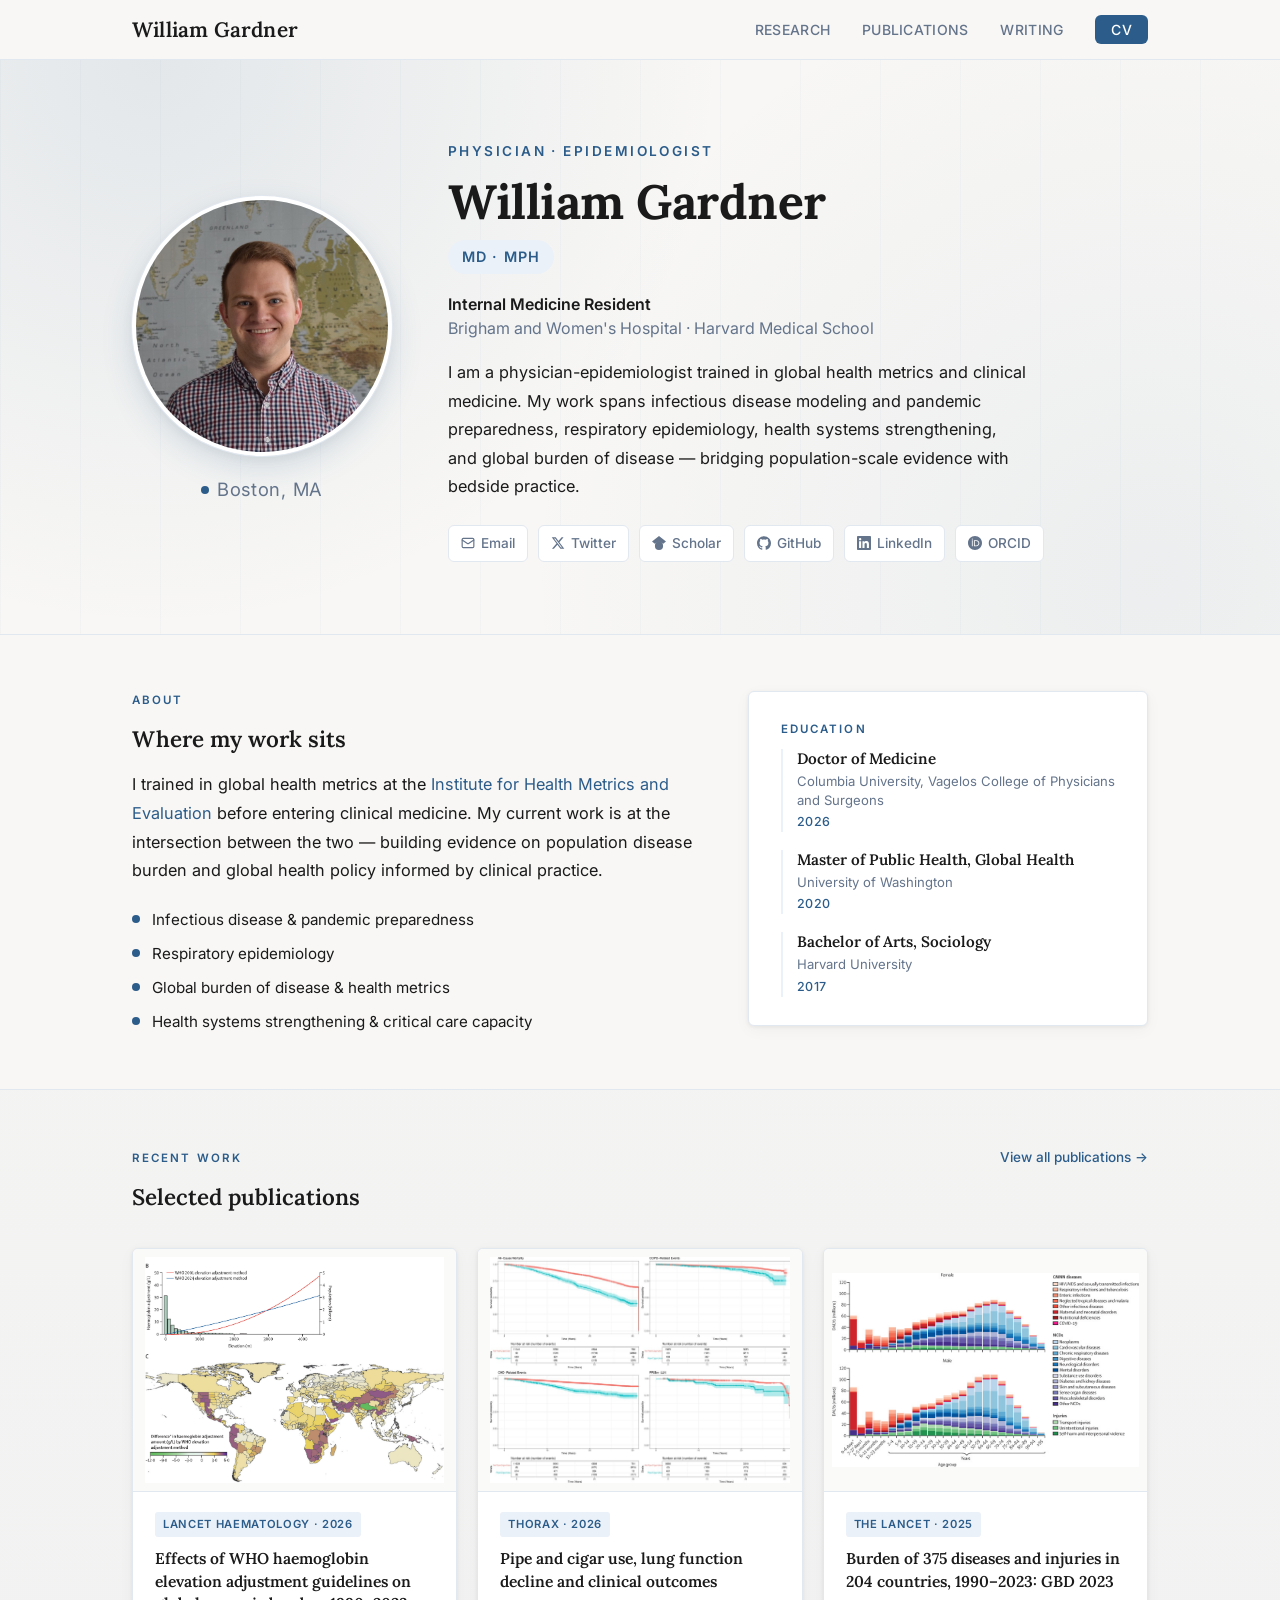
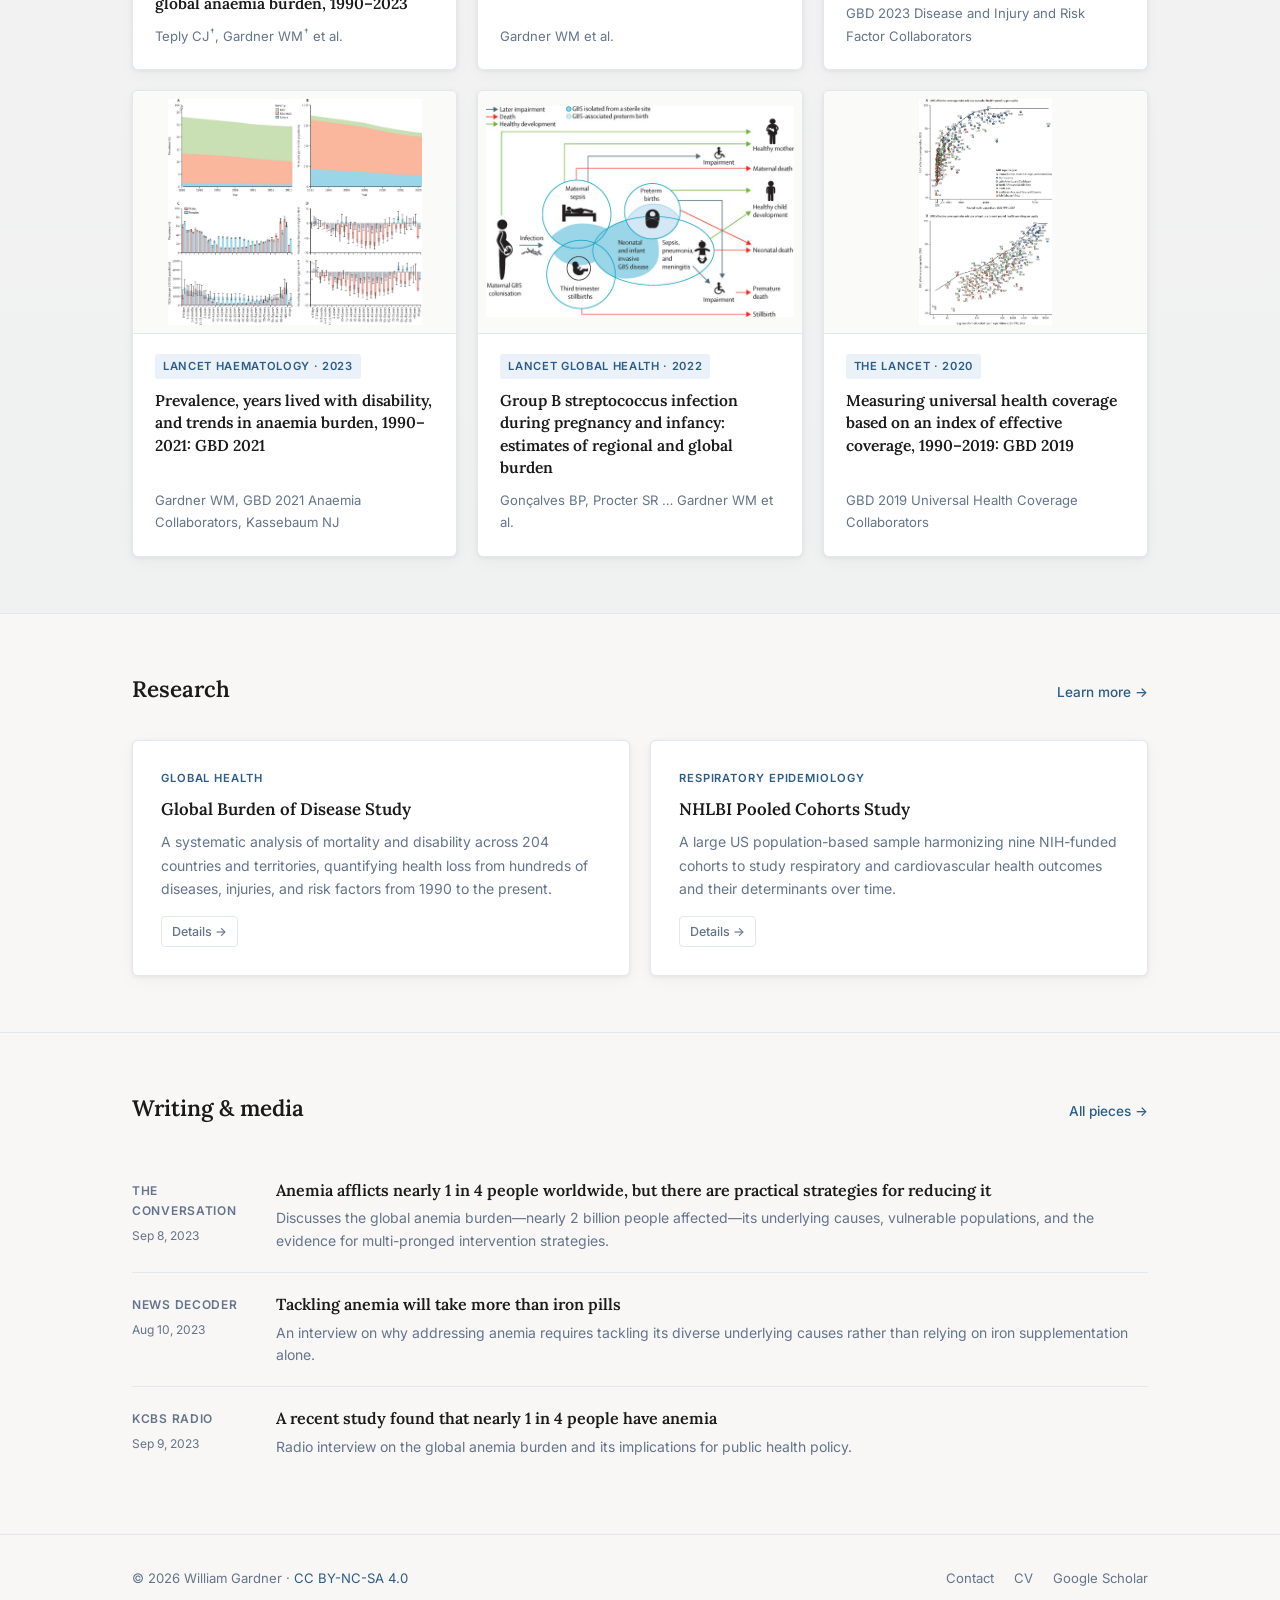
<file: index.html>
<!DOCTYPE html>
<html lang="en">
<head>
  <meta charset="UTF-8">
  <meta name="viewport" content="width=device-width, initial-scale=1.0">
  <title>William Gardner, MD MPH</title>
  <meta name="description" content="William Gardner is an internal medicine resident at Brigham and Women's Hospital and a physician-epidemiologist working in global health, infectious disease, and respiratory epidemiology.">

  <link rel="icon" type="image/svg+xml" href="assets/favicon.svg">

  <meta property="og:type" content="website">
  <meta property="og:site_name" content="William Gardner">
  <meta property="og:url" content="https://willgardner.io/">
  <meta property="og:title" content="William Gardner, MD MPH">
  <meta property="og:description" content="Internal medicine resident at Brigham and Women's Hospital and physician-epidemiologist working in global health, infectious disease, and respiratory epidemiology.">
  <meta property="og:image" content="https://willgardner.io/assets/photos/avatar.jpg">

  <meta name="twitter:card" content="summary">
  <meta name="twitter:site" content="@willmgardner">
  <meta name="twitter:creator" content="@willmgardner">
  <meta name="twitter:title" content="William Gardner, MD MPH">
  <meta name="twitter:description" content="Internal medicine resident at Brigham and Women's Hospital and physician-epidemiologist working in global health, infectious disease, and respiratory epidemiology.">
  <meta name="twitter:image" content="https://willgardner.io/assets/photos/avatar.jpg">

  <link rel="stylesheet" href="css/style.css">
</head>
<body>

  <!-- NAV -->
  <nav class="site-nav" aria-label="Main navigation">
    <div class="nav-inner">
      <a href="index.html" class="nav-wordmark">William Gardner</a>
      <button class="nav-toggle" aria-label="Toggle navigation" aria-expanded="false">
        <span></span><span></span><span></span>
      </button>
      <ul class="nav-links">
        <li><a href="research.html">Research</a></li>
        <li><a href="publications.html">Publications</a></li>
        <li><a href="writing.html">Writing</a></li>
        <li><a href="uploads/wmg_vita.pdf" target="_blank" rel="noopener" class="nav-cv">CV</a></li>
      </ul>
    </div>
  </nav>

  <!-- HERO -->
  <header class="hero hero--rich">
    <div class="hero-bg" aria-hidden="true"></div>
    <div class="container hero-container">

      <div class="hero-portrait">
        <div class="portrait-frame">
          <img src="assets/photos/avatar.jpg" alt="William Gardner" class="portrait-img">
        </div>
        <div class="portrait-caption">
          <span class="portrait-flag"></span>
          <span>Boston, MA</span>
        </div>
      </div>

      <div class="hero-content">
        <p class="hero-eyebrow">Physician &middot; Epidemiologist</p>
        <h1 class="hero-name">William Gardner</h1>
        <div class="hero-credentials">MD &middot; MPH</div>
        <p class="hero-role">
          <strong>Internal Medicine Resident</strong><br>Brigham and Women's Hospital &middot; Harvard Medical School
        </p>
        <p class="hero-bio">
          I am a physician-epidemiologist trained in global health metrics and clinical medicine. My work spans infectious disease modeling and pandemic preparedness, respiratory epidemiology, health systems strengthening, and global burden of disease &mdash; bridging population-scale evidence with bedside practice.
        </p>
        <div class="hero-links">
          <a href="mailto:wmgardn@gmail.com" class="hero-link" aria-label="Email">
            <svg width="14" height="14" viewBox="0 0 24 24" fill="none" stroke="currentColor" stroke-width="2" stroke-linecap="round" stroke-linejoin="round" aria-hidden="true"><rect x="2" y="4" width="20" height="16" rx="2"/><path d="m22 7-8.97 5.7a1.94 1.94 0 0 1-2.06 0L2 7"/></svg>
            Email
          </a>
          <a href="https://twitter.com/willmgardner" target="_blank" rel="noopener" class="hero-link" aria-label="Twitter">
            <svg width="14" height="14" viewBox="0 0 24 24" fill="currentColor" aria-hidden="true"><path d="M18.244 2.25h3.308l-7.227 8.26 8.502 11.24H16.17l-5.214-6.817L4.99 21.75H1.68l7.73-8.835L1.254 2.25H8.08l4.713 6.231zm-1.161 17.52h1.833L7.084 4.126H5.117z"/></svg>
            Twitter
          </a>
          <a href="https://scholar.google.com/citations?user=LbtdQcsAAAAJ&hl=en" target="_blank" rel="noopener" class="hero-link" aria-label="Google Scholar">
            <svg width="14" height="14" viewBox="0 0 24 24" fill="currentColor" aria-hidden="true"><path d="M12 24a7 7 0 1 1 0-14 7 7 0 0 1 0 14zm0-24L0 9.5l4.838 3.94A8 8 0 0 1 12 10a8 8 0 0 1 7.162 3.44L24 9.5z"/></svg>
            Scholar
          </a>
          <a href="https://github.com/willmgardner" target="_blank" rel="noopener" class="hero-link" aria-label="GitHub">
            <svg width="14" height="14" viewBox="0 0 24 24" fill="currentColor" aria-hidden="true"><path d="M12 .297c-6.63 0-12 5.373-12 12 0 5.303 3.438 9.8 8.205 11.385.6.113.82-.258.82-.577 0-.285-.01-1.04-.015-2.04-3.338.724-4.042-1.61-4.042-1.61C4.422 18.07 3.633 17.7 3.633 17.7c-1.087-.744.084-.729.084-.729 1.205.084 1.838 1.236 1.838 1.236 1.07 1.835 2.809 1.305 3.495.998.108-.776.417-1.305.76-1.605-2.665-.3-5.466-1.332-5.466-5.93 0-1.31.465-2.38 1.235-3.22-.135-.303-.54-1.523.105-3.176 0 0 1.005-.322 3.3 1.23.96-.267 1.98-.399 3-.405 1.02.006 2.04.138 3 .405 2.28-1.552 3.285-1.23 3.285-1.23.645 1.653.24 2.873.12 3.176.765.84 1.23 1.91 1.23 3.22 0 4.61-2.805 5.625-5.475 5.92.42.36.81 1.096.81 2.22 0 1.606-.015 2.896-.015 3.286 0 .315.21.69.825.57C20.565 22.092 24 17.592 24 12.297c0-6.627-5.373-12-12-12"/></svg>
            GitHub
          </a>
          <a href="https://www.linkedin.com/in/willmgardner/" target="_blank" rel="noopener" class="hero-link" aria-label="LinkedIn">
            <svg width="14" height="14" viewBox="0 0 24 24" fill="currentColor" aria-hidden="true"><path d="M20.447 20.452h-3.554v-5.569c0-1.328-.027-3.037-1.852-3.037-1.853 0-2.136 1.445-2.136 2.939v5.667H9.351V9h3.414v1.561h.046c.477-.9 1.637-1.85 3.37-1.85 3.601 0 4.267 2.37 4.267 5.455v6.286zM5.337 7.433a2.062 2.062 0 0 1-2.063-2.065 2.064 2.064 0 1 1 2.063 2.065zm1.782 13.019H3.555V9h3.564v11.452zM22.225 0H1.771C.792 0 0 .774 0 1.729v20.542C0 23.227.792 24 1.771 24h20.451C23.2 24 24 23.227 24 22.271V1.729C24 .774 23.2 0 22.222 0h.003z"/></svg>
            LinkedIn
          </a>
          <a href="https://orcid.org/0000-0002-7607-3586" target="_blank" rel="noopener" class="hero-link" aria-label="ORCID">
            <svg width="14" height="14" viewBox="0 0 24 24" fill="currentColor" aria-hidden="true"><path d="M12 0C5.372 0 0 5.372 0 12s5.372 12 12 12 12-5.372 12-12S18.628 0 12 0zM7.369 4.378c.525 0 .947.431.947.947s-.422.947-.947.947a.95.95 0 0 1-.947-.947c0-.525.422-.947.947-.947zm-.722 3.038h1.444v10.041H6.647V7.416zm3.562 0h3.9c3.712 0 5.344 2.653 5.344 5.025 0 2.578-2.016 5.016-5.325 5.016h-3.919V7.416zm1.444 1.303v7.444h2.297c3.272 0 3.872-2.484 3.872-3.722 0-2.016-1.284-3.722-3.862-3.722h-2.307z"/></svg>
            ORCID
          </a>
        </div>
      </div>

    </div>
  </header>

  <main>

    <!-- RESEARCH FOCUS / EDUCATION (rich split section) -->
    <section class="section section-focus">
      <div class="container">
        <div class="focus-grid">

          <div>
            <div class="kicker">About</div>
            <h2 class="section-title">Where my work sits</h2>
            <p class="focus-lede">
              I trained in global health metrics at the <a href="https://www.healthdata.org/" target="_blank" rel="noopener">Institute for Health Metrics and Evaluation</a> before entering clinical medicine. My current work is at the intersection between the two &mdash; building evidence on population disease burden and global health policy informed by clinical practice.
            </p>
            <ul class="focus-areas">
              <li class="focus-area"><span class="focus-dot"></span><span>Infectious disease &amp; pandemic preparedness</span></li>
              <li class="focus-area"><span class="focus-dot"></span><span>Respiratory epidemiology</span></li>
              <li class="focus-area"><span class="focus-dot"></span><span>Global burden of disease &amp; health metrics</span></li>
              <li class="focus-area"><span class="focus-dot"></span><span>Health systems strengthening &amp; critical care capacity</span></li>
            </ul>
          </div>

          <aside class="education-card">
            <div class="kicker">Education</div>
            <ul class="education-list">
              <li>
                <div class="education-degree">Doctor of Medicine</div>
                <div class="education-inst">Columbia University, Vagelos College of Physicians and Surgeons</div>
                <div class="education-year">2026</div>
              </li>
              <li>
                <div class="education-degree">Master of Public Health, Global Health</div>
                <div class="education-inst">University of Washington</div>
                <div class="education-year">2020</div>
              </li>
              <li>
                <div class="education-degree">Bachelor of Arts, Sociology</div>
                <div class="education-inst">Harvard University</div>
                <div class="education-year">2017</div>
              </li>
            </ul>
          </aside>

        </div>
      </div>
    </section>

    <!-- FEATURED PUBLICATIONS -->
    <section class="section section-tint">
      <div class="container">
        <div class="section-header">
          <div>
            <div class="kicker">Recent work</div>
            <h2 class="section-title">Selected publications</h2>
          </div>
          <a href="publications.html" class="section-link">View all publications &rarr;</a>
        </div>
        <div class="pub-cards">

          <a href="https://doi.org/10.1016/S2352-3026(26)00013-X" target="_blank" rel="noopener" class="pub-card-link">
            <div class="pub-card pub-card--with-image">
              <div class="pub-card-thumb">
                <img src="uploads/publications/teply-implications-2026/featured.jpg" alt="" loading="lazy">
              </div>
              <div class="pub-card-body">
                <span class="pub-journal-badge">Lancet Haematology &middot; 2026</span>
                <div class="pub-card-title">Effects of WHO haemoglobin elevation adjustment guidelines on global anaemia burden, 1990&ndash;2023</div>
                <div class="pub-card-meta">Teply CJ<sup class="author-dagger">&dagger;</sup>, Gardner WM<sup class="author-dagger">&dagger;</sup> et al.</div>
              </div>
            </div>
          </a>

          <a href="https://doi.org/10.1136/thorax-2025-224461" target="_blank" rel="noopener" class="pub-card-link">
            <div class="pub-card pub-card--with-image">
              <div class="pub-card-thumb">
                <img src="uploads/publications/gardner-pipe-2026/featured.jpg" alt="" loading="lazy">
              </div>
              <div class="pub-card-body">
                <span class="pub-journal-badge">Thorax &middot; 2026</span>
                <div class="pub-card-title">Pipe and cigar use, lung function decline and clinical outcomes</div>
                <div class="pub-card-meta">Gardner WM et al.</div>
              </div>
            </div>
          </a>

          <a href="https://doi.org/10.1016/S0140-6736(25)01637-X" target="_blank" rel="noopener" class="pub-card-link">
            <div class="pub-card pub-card--with-image">
              <div class="pub-card-thumb">
                <img src="uploads/publications/hay-burden-2025/featured.jpg" alt="" loading="lazy">
              </div>
              <div class="pub-card-body">
                <span class="pub-journal-badge">The Lancet &middot; 2025</span>
                <div class="pub-card-title">Burden of 375 diseases and injuries in 204 countries, 1990&ndash;2023: GBD 2023</div>
                <div class="pub-card-meta">GBD 2023 Disease and Injury and Risk Factor Collaborators</div>
              </div>
            </div>
          </a>

          <a href="https://doi.org/10.1016/S2352-3026(23)00160-6" target="_blank" rel="noopener" class="pub-card-link">
            <div class="pub-card pub-card--with-image">
              <div class="pub-card-thumb">
                <img src="uploads/publications/gardner-prevalence-2023/featured.jpg" alt="" loading="lazy">
              </div>
              <div class="pub-card-body">
                <span class="pub-journal-badge">Lancet Haematology &middot; 2023</span>
                <div class="pub-card-title">Prevalence, years lived with disability, and trends in anaemia burden, 1990&ndash;2021: GBD 2021</div>
                <div class="pub-card-meta">Gardner WM, GBD 2021 Anaemia Collaborators, Kassebaum NJ</div>
              </div>
            </div>
          </a>

          <a href="https://doi.org/10.1016/S2214-109X(22)00093-6" target="_blank" rel="noopener" class="pub-card-link">
            <div class="pub-card pub-card--with-image">
              <div class="pub-card-thumb">
                <img src="uploads/publications/goncalves-group-2022/featured.jpg" alt="" loading="lazy">
              </div>
              <div class="pub-card-body">
                <span class="pub-journal-badge">Lancet Global Health &middot; 2022</span>
                <div class="pub-card-title">Group B streptococcus infection during pregnancy and infancy: estimates of regional and global burden</div>
                <div class="pub-card-meta">Gon&ccedil;alves BP, Procter SR &hellip; Gardner WM et al.</div>
              </div>
            </div>
          </a>

          <a href="https://doi.org/10.1016/S0140-6736(20)30750-9" target="_blank" rel="noopener" class="pub-card-link">
            <div class="pub-card pub-card--with-image">
              <div class="pub-card-thumb">
                <img src="uploads/publications/lozano-measuring-2020/featured.jpg" alt="" loading="lazy">
              </div>
              <div class="pub-card-body">
                <span class="pub-journal-badge">The Lancet &middot; 2020</span>
                <div class="pub-card-title">Measuring universal health coverage based on an index of effective coverage, 1990&ndash;2019: GBD 2019</div>
                <div class="pub-card-meta">GBD 2019 Universal Health Coverage Collaborators</div>
              </div>
            </div>
          </a>

        </div>
      </div>
    </section>

    <!-- RESEARCH PROJECTS -->
    <section class="section">
      <div class="container">
        <div class="section-header">
          <h2 class="section-title">Research</h2>
          <a href="research.html" class="section-link">Learn more &rarr;</a>
        </div>
        <div class="research-tiles">

          <div class="research-tile">
            <div class="research-tile-tag">Global Health</div>
            <div class="research-tile-title">Global Burden of Disease Study</div>
            <p class="research-tile-desc">
              A systematic analysis of mortality and disability across 204 countries and territories, quantifying health loss from hundreds of diseases, injuries, and risk factors from 1990 to the present.
            </p>
            <div class="research-tile-links">
              <a href="research.html#gbd" class="link-btn">Details &rarr;</a>
            </div>
          </div>

          <div class="research-tile">
            <div class="research-tile-tag">Respiratory Epidemiology</div>
            <div class="research-tile-title">NHLBI Pooled Cohorts Study</div>
            <p class="research-tile-desc">
              A large US population-based sample harmonizing nine NIH-funded cohorts to study respiratory and cardiovascular health outcomes and their determinants over time.
            </p>
            <div class="research-tile-links">
              <a href="research.html#nhlbi" class="link-btn">Details &rarr;</a>
            </div>
          </div>

        </div>
      </div>
    </section>

    <!-- WRITING -->
    <section class="section">
      <div class="container">
        <div class="section-header">
          <h2 class="section-title">Writing &amp; media</h2>
          <a href="writing.html" class="section-link">All pieces &rarr;</a>
        </div>
        <div class="writing-list">

          <div class="writing-item">
            <div>
              <div class="writing-outlet">The Conversation</div>
              <div class="writing-date">Sep 8, 2023</div>
            </div>
            <div>
              <div class="writing-title">
                <a href="https://theconversation.com/anemia-afflicts-nearly-1-in-4-people-worldwide-but-there-are-practical-strategies-for-reducing-it-212177" target="_blank" rel="noopener">
                  Anemia afflicts nearly 1 in 4 people worldwide, but there are practical strategies for reducing it
                </a>
              </div>
              <p class="writing-summary">Discusses the global anemia burden—nearly 2 billion people affected—its underlying causes, vulnerable populations, and the evidence for multi-pronged intervention strategies.</p>
            </div>
          </div>

          <div class="writing-item">
            <div>
              <div class="writing-outlet">News Decoder</div>
              <div class="writing-date">Aug 10, 2023</div>
            </div>
            <div>
              <div class="writing-title">
                <a href="https://news-decoder.com/tackling-anemia-will-take-more-than-iron-pills/" target="_blank" rel="noopener">
                  Tackling anemia will take more than iron pills
                </a>
              </div>
              <p class="writing-summary">An interview on why addressing anemia requires tackling its diverse underlying causes rather than relying on iron supplementation alone.</p>
            </div>
          </div>

          <div class="writing-item">
            <div>
              <div class="writing-outlet">KCBS Radio</div>
              <div class="writing-date">Sep 9, 2023</div>
            </div>
            <div>
              <div class="writing-title">
                <a href="https://omny.fm/shows/kcbsam-on-demand/a-recent-study-found-that-nearly-1-in-4-people" target="_blank" rel="noopener">
                  A recent study found that nearly 1 in 4 people have anemia
                </a>
              </div>
              <p class="writing-summary">Radio interview on the global anemia burden and its implications for public health policy.</p>
            </div>
          </div>

        </div>
      </div>
    </section>
  </main>

  <!-- FOOTER -->
  <footer class="site-footer">
    <div class="footer-inner">
      <span class="footer-copy">&copy; 2026 William Gardner &middot; <a href="https://creativecommons.org/licenses/by-nc-sa/4.0/" target="_blank" rel="noopener">CC BY-NC-SA 4.0</a></span>
      <div class="footer-links">
        <a href="mailto:wmgardn@gmail.com">Contact</a>
        <a href="uploads/wmg_vita.pdf" target="_blank" rel="noopener">CV</a>
        <a href="https://scholar.google.com/citations?user=LbtdQcsAAAAJ&hl=en" target="_blank" rel="noopener">Google Scholar</a>
      </div>
    </div>
  </footer>

  <script src="js/main.js"></script>
</body>
</html>
</file>
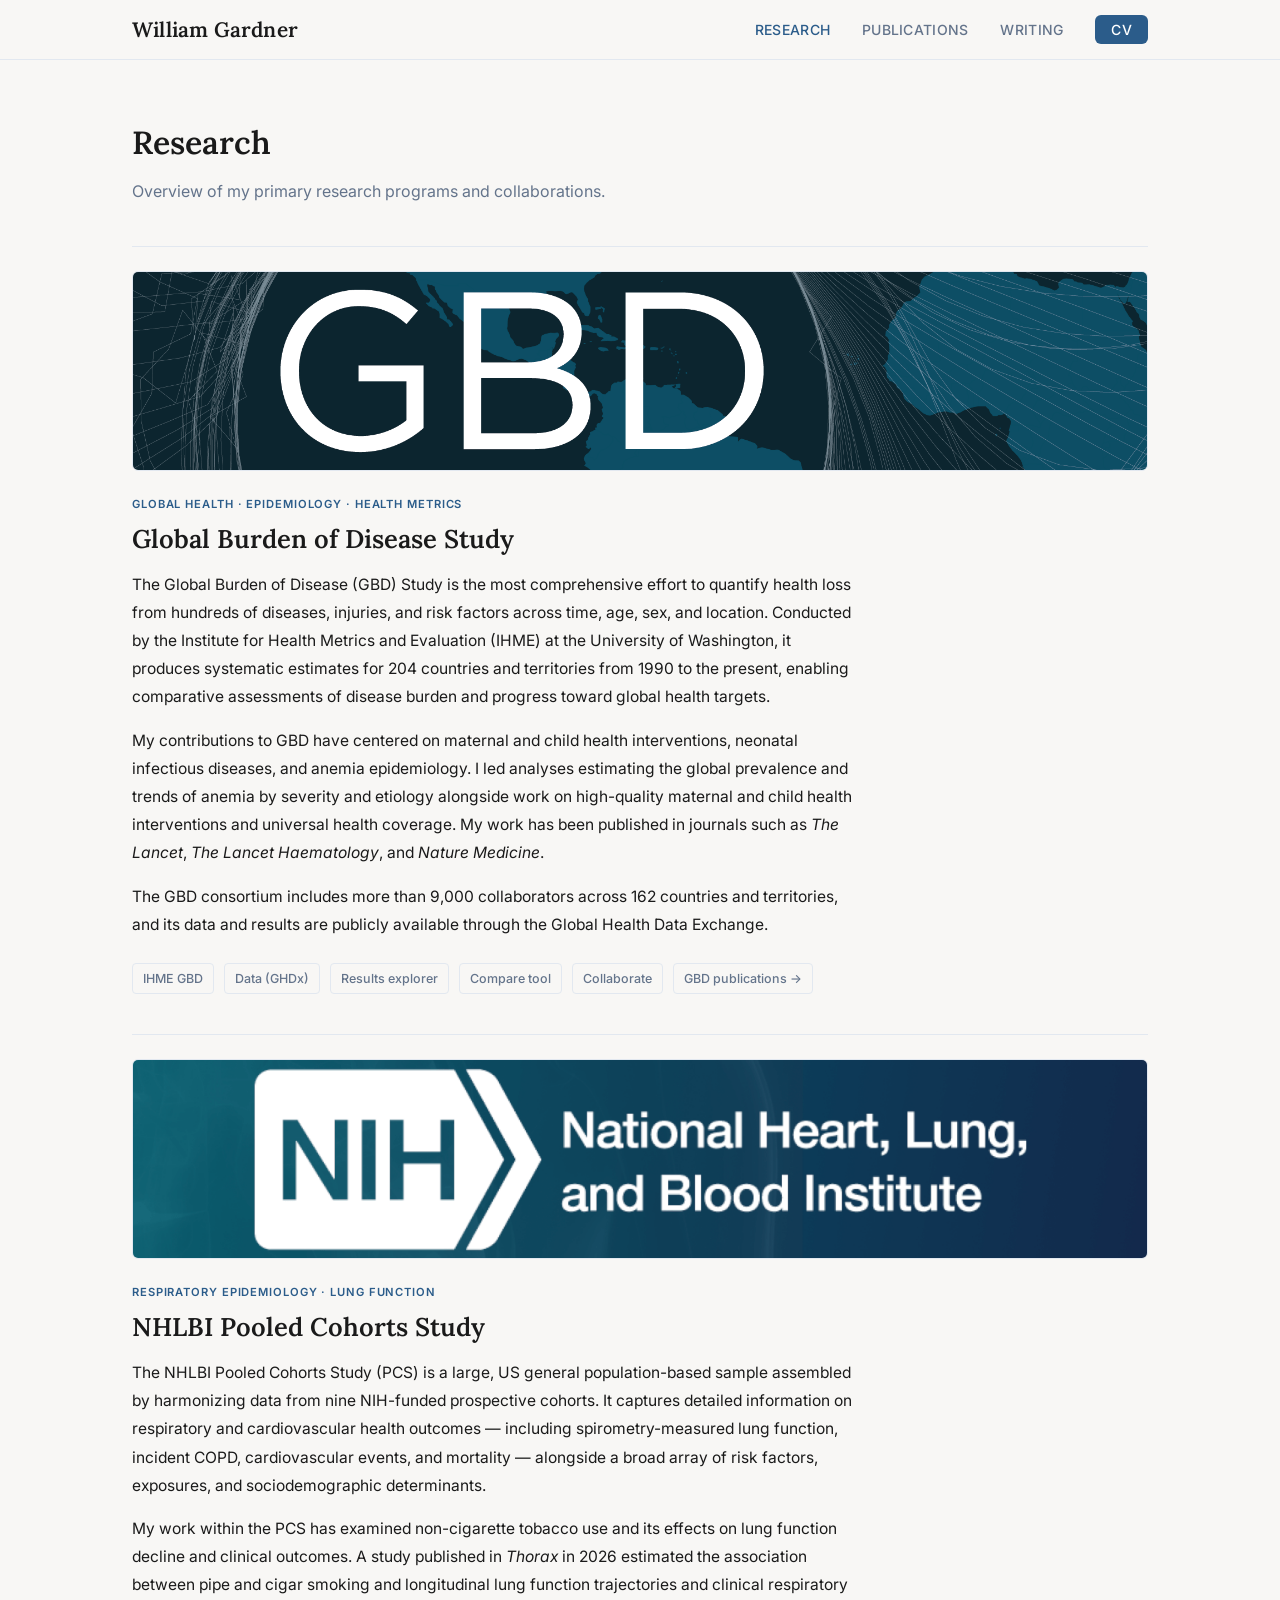
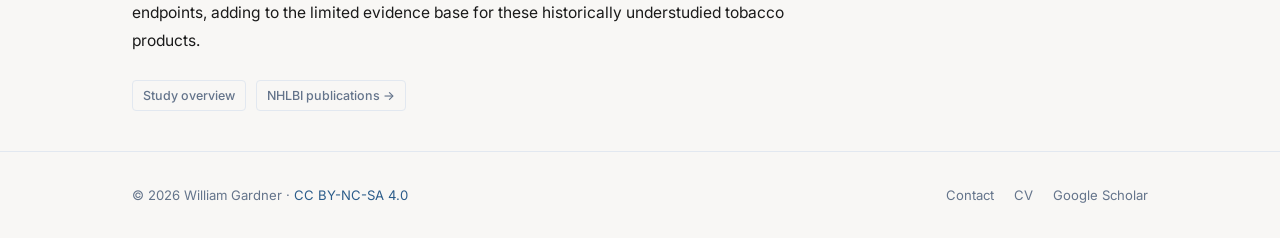
<file: research.html>
<!DOCTYPE html>
<html lang="en">
<head>
  <meta charset="UTF-8">
  <meta name="viewport" content="width=device-width, initial-scale=1.0">
  <title>Research &mdash; William Gardner</title>
  <meta name="description" content="Research projects of William Gardner, MD MPH — Global Burden of Disease and NHLBI Pooled Cohorts Study.">

  <link rel="icon" type="image/svg+xml" href="assets/favicon.svg">

  <meta property="og:type" content="website">
  <meta property="og:site_name" content="William Gardner">
  <meta property="og:url" content="https://willgardner.io/research.html">
  <meta property="og:title" content="Research &middot; William Gardner">
  <meta property="og:description" content="Research programs in global health metrics and respiratory epidemiology, including the Global Burden of Disease Study and the NHLBI Pooled Cohorts Study.">
  <meta property="og:image" content="https://willgardner.io/assets/photos/avatar.jpg">

  <meta name="twitter:card" content="summary">
  <meta name="twitter:site" content="@willmgardner">
  <meta name="twitter:creator" content="@willmgardner">
  <meta name="twitter:title" content="Research &middot; William Gardner">
  <meta name="twitter:description" content="Research programs in global health metrics and respiratory epidemiology, including the Global Burden of Disease Study and the NHLBI Pooled Cohorts Study.">
  <meta name="twitter:image" content="https://willgardner.io/assets/photos/avatar.jpg">

  <link rel="stylesheet" href="css/style.css">
</head>
<body>

  <nav class="site-nav" aria-label="Main navigation">
    <div class="nav-inner">
      <a href="index.html" class="nav-wordmark">William Gardner</a>
      <button class="nav-toggle" aria-label="Toggle navigation" aria-expanded="false">
        <span></span><span></span><span></span>
      </button>
      <ul class="nav-links">
        <li><a href="research.html">Research</a></li>
        <li><a href="publications.html">Publications</a></li>
        <li><a href="writing.html">Writing</a></li>
        <li><a href="uploads/wmg_vita.pdf" target="_blank" rel="noopener" class="nav-cv">CV</a></li>
      </ul>
    </div>
  </nav>

  <div class="container">

    <header class="page-header">
      <h1>Research</h1>
      <p>Overview of my primary research programs and collaborations.</p>
    </header>

    <section class="research-section" id="gbd">
      <img src="assets/research/gbd.png" alt="Global Burden of Disease Study" class="research-banner">
      <div class="research-tag">Global Health &middot; Epidemiology &middot; Health Metrics</div>
      <h2 class="research-title">Global Burden of Disease Study</h2>
      <div class="research-body">
        <p>
          The Global Burden of Disease (GBD) Study is the most comprehensive effort to quantify health loss from hundreds of diseases, injuries, and risk factors across time, age, sex, and location. Conducted by the Institute for Health Metrics and Evaluation (IHME) at the University of Washington, it produces systematic estimates for 204 countries and territories from 1990 to the present, enabling comparative assessments of disease burden and progress toward global health targets.
        </p>
        <p>
          My contributions to GBD have centered on maternal and child health interventions, neonatal infectious diseases, and anemia epidemiology. I led analyses estimating the global prevalence and trends of anemia by severity and etiology alongside work on high-quality maternal and child health interventions and universal health coverage. My work has been published in journals such as <em>The Lancet</em>, <em>The Lancet Haematology</em>, and <em>Nature Medicine</em>.
        </p>
        <p>
          The GBD consortium includes more than 9,000 collaborators across 162 countries and territories, and its data and results are publicly available through the Global Health Data Exchange.
        </p>
      </div>
      <div class="research-links">
        <a href="https://www.healthdata.org/gbd" target="_blank" rel="noopener" class="link-btn">IHME GBD</a>
        <a href="https://ghdx.healthdata.org/series/global-burden-disease-gbd" target="_blank" rel="noopener" class="link-btn">Data (GHDx)</a>
        <a href="https://vizhub.healthdata.org/gbd-results/" target="_blank" rel="noopener" class="link-btn">Results explorer</a>
        <a href="https://vizhub.healthdata.org/gbd-compare/" target="_blank" rel="noopener" class="link-btn">Compare tool</a>
        <a href="https://www.healthdata.org/research-analysis/gbd/collaborator-network" target="_blank" rel="noopener" class="link-btn">Collaborate</a>
        <a href="publications.html?filter=gbd" class="link-btn">GBD publications &rarr;</a>
      </div>
    </section>

    <section class="research-section" id="nhlbi">
      <img src="assets/research/nhlbi.png" alt="NHLBI Pooled Cohorts Study" class="research-banner">
      <div class="research-tag">Respiratory Epidemiology &middot; Lung Function</div>
      <h2 class="research-title">NHLBI Pooled Cohorts Study</h2>
      <div class="research-body">
        <p>
          The NHLBI Pooled Cohorts Study (PCS) is a large, US general population-based sample assembled by harmonizing data from nine NIH-funded prospective cohorts. It captures detailed information on respiratory and cardiovascular health outcomes — including spirometry-measured lung function, incident COPD, cardiovascular events, and mortality — alongside a broad array of risk factors, exposures, and sociodemographic determinants.
        </p>
        <p>
          My work within the PCS has examined non-cigarette tobacco use and its effects on lung function decline and clinical outcomes. A study published in <em>Thorax</em> in 2026 estimated the association between pipe and cigar smoking and longitudinal lung function trajectories and clinical respiratory endpoints, adding to the limited evidence base for these historically understudied tobacco products.
        </p>
      </div>
      <div class="research-links">
        <a href="https://academic.oup.com/aje/article/187/11/2265/5047150" target="_blank" rel="noopener" class="link-btn">Study overview</a>
        <a href="publications.html?filter=nhlbi" class="link-btn">NHLBI publications &rarr;</a>
      </div>
    </section>

  </div>

  <footer class="site-footer">
    <div class="footer-inner">
      <span class="footer-copy">&copy; 2026 William Gardner &middot; <a href="https://creativecommons.org/licenses/by-nc-sa/4.0/" target="_blank" rel="noopener">CC BY-NC-SA 4.0</a></span>
      <div class="footer-links">
        <a href="mailto:wmgardn@gmail.com">Contact</a>
        <a href="uploads/wmg_vita.pdf" target="_blank" rel="noopener">CV</a>
        <a href="https://scholar.google.com/citations?user=LbtdQcsAAAAJ&hl=en" target="_blank" rel="noopener">Google Scholar</a>
      </div>
    </div>
  </footer>

  <script src="js/main.js"></script>
</body>
</html>
</file>
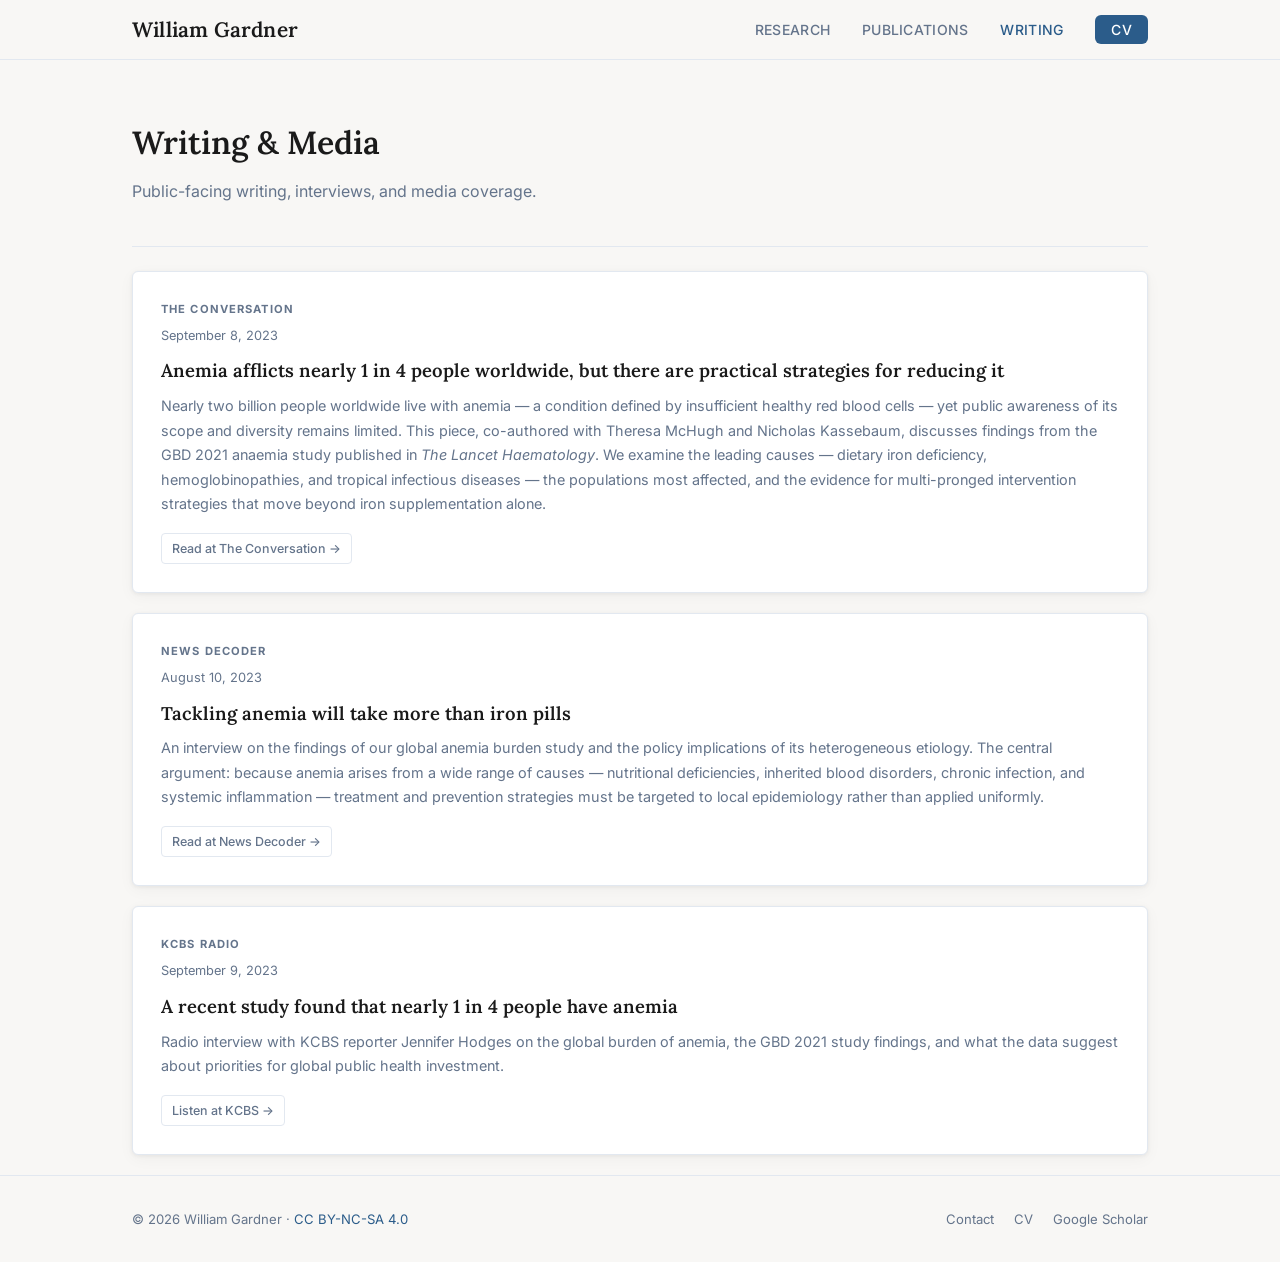
<file: writing.html>
<!DOCTYPE html>
<html lang="en">
<head>
  <meta charset="UTF-8">
  <meta name="viewport" content="width=device-width, initial-scale=1.0">
  <title>Writing &amp; Media &mdash; William Gardner</title>
  <meta name="description" content="Public-facing writing, interviews, and media appearances by William Gardner, MD MPH, on global health and anemia.">

  <link rel="icon" type="image/svg+xml" href="assets/favicon.svg">

  <meta property="og:type" content="website">
  <meta property="og:site_name" content="William Gardner">
  <meta property="og:url" content="https://willgardner.io/writing.html">
  <meta property="og:title" content="Writing &amp; Media &middot; William Gardner">
  <meta property="og:description" content="Public-facing writing, interviews, and media appearances on global health and anemia.">
  <meta property="og:image" content="https://willgardner.io/assets/photos/avatar.jpg">

  <meta name="twitter:card" content="summary">
  <meta name="twitter:site" content="@willmgardner">
  <meta name="twitter:creator" content="@willmgardner">
  <meta name="twitter:title" content="Writing &amp; Media &middot; William Gardner">
  <meta name="twitter:description" content="Public-facing writing, interviews, and media appearances on global health and anemia.">
  <meta name="twitter:image" content="https://willgardner.io/assets/photos/avatar.jpg">

  <link rel="stylesheet" href="css/style.css">
</head>
<body>

  <nav class="site-nav" aria-label="Main navigation">
    <div class="nav-inner">
      <a href="index.html" class="nav-wordmark">William Gardner</a>
      <button class="nav-toggle" aria-label="Toggle navigation" aria-expanded="false">
        <span></span><span></span><span></span>
      </button>
      <ul class="nav-links">
        <li><a href="research.html">Research</a></li>
        <li><a href="publications.html">Publications</a></li>
        <li><a href="writing.html">Writing</a></li>
        <li><a href="uploads/wmg_vita.pdf" target="_blank" rel="noopener" class="nav-cv">CV</a></li>
      </ul>
    </div>
  </nav>

  <div class="container">

    <header class="page-header">
      <h1>Writing &amp; Media</h1>
      <p>Public-facing writing, interviews, and media coverage.</p>
    </header>

    <div class="writing-card">
      <div class="writing-card-outlet">The Conversation</div>
      <div class="writing-card-date">September 8, 2023</div>
      <div class="writing-card-title">
        <a href="https://theconversation.com/anemia-afflicts-nearly-1-in-4-people-worldwide-but-there-are-practical-strategies-for-reducing-it-212177" target="_blank" rel="noopener">
          Anemia afflicts nearly 1 in 4 people worldwide, but there are practical strategies for reducing it
        </a>
      </div>
      <p class="writing-card-body">
        Nearly two billion people worldwide live with anemia — a condition defined by insufficient healthy red blood cells — yet public awareness of its scope and diversity remains limited. This piece, co-authored with Theresa McHugh and Nicholas Kassebaum, discusses findings from the GBD 2021 anaemia study published in <em>The Lancet Haematology</em>. We examine the leading causes — dietary iron deficiency, hemoglobinopathies, and tropical infectious diseases — the populations most affected, and the evidence for multi-pronged intervention strategies that move beyond iron supplementation alone.
      </p>
      <a href="https://theconversation.com/anemia-afflicts-nearly-1-in-4-people-worldwide-but-there-are-practical-strategies-for-reducing-it-212177" target="_blank" rel="noopener" class="link-btn">Read at The Conversation &rarr;</a>
    </div>

    <div class="writing-card">
      <div class="writing-card-outlet">News Decoder</div>
      <div class="writing-card-date">August 10, 2023</div>
      <div class="writing-card-title">
        <a href="https://news-decoder.com/tackling-anemia-will-take-more-than-iron-pills/" target="_blank" rel="noopener">
          Tackling anemia will take more than iron pills
        </a>
      </div>
      <p class="writing-card-body">
        An interview on the findings of our global anemia burden study and the policy implications of its heterogeneous etiology. The central argument: because anemia arises from a wide range of causes — nutritional deficiencies, inherited blood disorders, chronic infection, and systemic inflammation — treatment and prevention strategies must be targeted to local epidemiology rather than applied uniformly.
      </p>
      <a href="https://news-decoder.com/tackling-anemia-will-take-more-than-iron-pills/" target="_blank" rel="noopener" class="link-btn">Read at News Decoder &rarr;</a>
    </div>

    <div class="writing-card">
      <div class="writing-card-outlet">KCBS Radio</div>
      <div class="writing-card-date">September 9, 2023</div>
      <div class="writing-card-title">
        <a href="https://omny.fm/shows/kcbsam-on-demand/a-recent-study-found-that-nearly-1-in-4-people" target="_blank" rel="noopener">
          A recent study found that nearly 1 in 4 people have anemia
        </a>
      </div>
      <p class="writing-card-body">
        Radio interview with KCBS reporter Jennifer Hodges on the global burden of anemia, the GBD 2021 study findings, and what the data suggest about priorities for global public health investment.
      </p>
      <a href="https://omny.fm/shows/kcbsam-on-demand/a-recent-study-found-that-nearly-1-in-4-people" target="_blank" rel="noopener" class="link-btn">Listen at KCBS &rarr;</a>
    </div>

  </div>

  <footer class="site-footer">
    <div class="footer-inner">
      <span class="footer-copy">&copy; 2026 William Gardner &middot; <a href="https://creativecommons.org/licenses/by-nc-sa/4.0/" target="_blank" rel="noopener">CC BY-NC-SA 4.0</a></span>
      <div class="footer-links">
        <a href="mailto:wmgardn@gmail.com">Contact</a>
        <a href="uploads/wmg_vita.pdf" target="_blank" rel="noopener">CV</a>
        <a href="https://scholar.google.com/citations?user=LbtdQcsAAAAJ&hl=en" target="_blank" rel="noopener">Google Scholar</a>
      </div>
    </div>
  </footer>

  <script src="js/main.js"></script>
</body>
</html>
</file>
<file: css/style.css>
/* ============================================================
   DESIGN SYSTEM
   ============================================================ */

@import url('https://fonts.googleapis.com/css2?family=Lora:ital,wght@0,400;0,500;0,600;0,700;1,400;1,500&family=Inter:wght@300;400;500;600&display=swap');

:root {
  --bg:          #F8F7F5;
  --surface:     #FFFFFF;
  --text:        #1A1A1A;
  --text-muted:  #64748B;
  --accent:      #2B5C8A;
  --accent-light:#EBF1F8;
  --accent-hover:#1E4266;
  --border:      #E2E8F0;
  --shadow:      0 1px 4px rgba(0,0,0,0.06), 0 4px 16px rgba(0,0,0,0.04);

  --font-serif:  'Lora', Georgia, serif;
  --font-sans:   'Inter', system-ui, sans-serif;

  --radius:      6px;
  --max-width:   1080px;
  --nav-height:  60px;
}

/* ============================================================
   RESET & BASE
   ============================================================ */

*, *::before, *::after { box-sizing: border-box; margin: 0; padding: 0; }

html { scroll-behavior: smooth; }

body {
  font-family: var(--font-sans);
  font-size: 16px;
  line-height: 1.7;
  color: var(--text);
  background: var(--bg);
  -webkit-font-smoothing: antialiased;
}

a {
  color: var(--accent);
  text-decoration: none;
}
a:hover { color: var(--accent-hover); text-decoration: underline; }

img { display: block; max-width: 100%; }

/* ============================================================
   LAYOUT
   ============================================================ */

.container {
  max-width: var(--max-width);
  margin: 0 auto;
  padding: 0 32px;
}

/* ============================================================
   NAVIGATION
   ============================================================ */

.site-nav {
  position: sticky;
  top: 0;
  z-index: 100;
  background: rgba(248, 247, 245, 0.95);
  backdrop-filter: blur(8px);
  border-bottom: 1px solid var(--border);
  height: var(--nav-height);
}

.nav-inner {
  max-width: var(--max-width);
  margin: 0 auto;
  padding: 0 32px;
  height: 100%;
  display: flex;
  align-items: center;
  justify-content: space-between;
}

.nav-wordmark {
  font-family: var(--font-serif);
  font-size: 1.3rem;
  font-weight: 600;
  color: var(--text);
  letter-spacing: 0.01em;
}
.nav-wordmark:hover { text-decoration: none; color: var(--accent); }

.nav-links {
  display: flex;
  align-items: center;
  gap: 32px;
  list-style: none;
}

.nav-links a {
  font-size: 0.875rem;
  font-weight: 500;
  color: var(--text-muted);
  letter-spacing: 0.02em;
  text-transform: uppercase;
  transition: color 0.15s;
}
.nav-links a:hover,
.nav-links a.active { color: var(--accent); text-decoration: none; }

.nav-links .nav-cv {
  background: var(--accent);
  color: #fff;
  padding: 6px 16px;
  border-radius: var(--radius);
  transition: background 0.15s;
}
.nav-links .nav-cv:hover { background: var(--accent-hover); }

/* Mobile hamburger */
.nav-toggle {
  display: none;
  flex-direction: column;
  gap: 5px;
  cursor: pointer;
  background: none;
  border: none;
  padding: 4px;
}
.nav-toggle span {
  display: block;
  width: 22px;
  height: 2px;
  background: var(--text);
  border-radius: 2px;
  transition: all 0.2s;
}

@media (max-width: 640px) {
  .nav-toggle { display: flex; }
  .nav-links {
    display: none;
    position: absolute;
    top: var(--nav-height);
    left: 0;
    right: 0;
    background: var(--bg);
    border-bottom: 1px solid var(--border);
    flex-direction: column;
    align-items: flex-start;
    gap: 0;
    padding: 8px 0;
  }
  .nav-links.open { display: flex; }
  .nav-links li { width: 100%; }
  .nav-links a {
    display: block;
    padding: 12px 32px;
    text-transform: none;
    font-size: 1rem;
  }
  .nav-links .nav-cv {
    margin: 8px 32px;
    display: inline-block;
    width: auto;
  }
}

/* ============================================================
   PAGE HEADER (inner pages)
   ============================================================ */

.page-header {
  padding: 56px 0 40px;
  border-bottom: 1px solid var(--border);
  margin-bottom: 24px;
}

.page-header h1 {
  font-family: var(--font-serif);
  font-size: 2rem;
  font-weight: 600;
  color: var(--text);
  margin-bottom: 8px;
}

.page-header p {
  color: var(--text-muted);
  font-size: 1rem;
}

/* ============================================================
   HOMEPAGE HERO (rich variant with portrait)
   ============================================================ */

.hero--rich {
  position: relative;
  padding: 80px 0 72px;
  border-bottom: 1px solid var(--border);
  overflow: hidden;
}

.hero-bg {
  position: absolute;
  inset: 0;
  z-index: 0;
  background:
    radial-gradient(circle at 12% 0%, rgba(43,92,138,0.10) 0%, transparent 45%),
    radial-gradient(circle at 90% 90%, rgba(43,92,138,0.06) 0%, transparent 50%),
    linear-gradient(180deg, var(--bg) 0%, var(--bg) 100%);
}

.hero-bg::before {
  content: "";
  position: absolute;
  inset: 0;
  background-image:
    linear-gradient(to right, rgba(43,92,138,0.04) 1px, transparent 1px);
  background-size: 80px 100%;
  opacity: 0.7;
}

.hero-container {
  position: relative;
  z-index: 1;
  display: grid;
  grid-template-columns: 260px 1fr;
  gap: 56px;
  align-items: center;
}

@media (max-width: 720px) {
  .hero-container { grid-template-columns: 1fr; gap: 32px; justify-items: center; text-align: center; }
}

.hero-portrait { text-align: center; }

.portrait-frame {
  width: 260px;
  height: 260px;
  border-radius: 50%;
  overflow: hidden;
  border: 4px solid #fff;
  box-shadow:
    0 0 0 1px var(--border),
    0 12px 32px rgba(43, 92, 138, 0.15),
    0 4px 12px rgba(0,0,0,0.06);
  position: relative;
}

.portrait-frame::after {
  content: "";
  position: absolute;
  inset: 0;
  border-radius: 50%;
  background: linear-gradient(135deg, transparent 60%, rgba(43,92,138,0.05));
  pointer-events: none;
}

.portrait-img {
  width: 100%;
  height: 100%;
  object-fit: cover;
  display: block;
}

.portrait-caption {
  margin-top: 18px;
  font-size: 1.15rem;
  color: var(--text-muted);
  letter-spacing: 0.04em;
  display: inline-flex;
  align-items: center;
  gap: 8px;
}

.portrait-flag {
  display: inline-block;
  width: 8px;
  height: 8px;
  border-radius: 50%;
  background: var(--accent);
}

.hero-content { min-width: 0; }

@media (max-width: 720px) {
  .hero-content { display: flex; flex-direction: column; align-items: center; }
}

.hero-eyebrow {
  font-size: 0.85rem;
  font-weight: 600;
  letter-spacing: 0.18em;
  text-transform: uppercase;
  color: var(--accent);
  margin-bottom: 14px;
}

.hero-name {
  font-family: var(--font-serif);
  font-size: 3rem;
  font-weight: 700;
  line-height: 1.05;
  margin-bottom: 12px;
  color: var(--text);
  letter-spacing: -0.01em;
}

@media (max-width: 720px) { .hero-name { font-size: 2.4rem; } }

.hero-credentials {
  display: inline-flex;
  align-items: center;
  gap: 6px;
  background: var(--accent-light);
  color: var(--accent);
  font-size: 0.9rem;
  font-weight: 600;
  letter-spacing: 0.08em;
  text-transform: uppercase;
  padding: 5px 14px;
  border-radius: 20px;
  margin-bottom: 18px;
}

.hero-role {
  font-size: 1rem;
  color: var(--text-muted);
  margin-bottom: 18px;
  line-height: 1.5;
}

.hero-role strong { color: var(--text); font-weight: 600; }

.hero-bio {
  font-size: 1.02rem;
  color: var(--text);
  line-height: 1.75;
  margin-bottom: 24px;
  max-width: 580px;
}

.hero-links {
  display: flex;
  flex-wrap: wrap;
  gap: 10px;
  align-items: center;
}

@media (max-width: 720px) { .hero-links { justify-content: center; } }

.hero-link {
  display: inline-flex;
  align-items: center;
  gap: 6px;
  color: var(--text-muted);
  font-size: 0.85rem;
  font-weight: 500;
  padding: 6px 12px;
  border: 1px solid var(--border);
  border-radius: var(--radius);
  transition: all 0.15s;
  background: var(--surface);
}
.hero-link:hover {
  color: var(--accent);
  border-color: var(--accent);
  text-decoration: none;
}
.hero-link svg { flex-shrink: 0; }

/* ============================================================
   SECTION KICKERS
   ============================================================ */

.kicker {
  font-size: 0.72rem;
  font-weight: 600;
  letter-spacing: 0.18em;
  text-transform: uppercase;
  color: var(--accent);
  margin-bottom: 10px;
}

/* ============================================================
   FOCUS / EDUCATION SPLIT SECTION
   ============================================================ */

.section-focus { padding-top: 64px; padding-bottom: 64px; }

.focus-grid {
  display: grid;
  grid-template-columns: 1.4fr 1fr;
  gap: 56px;
  align-items: start;
}

@media (max-width: 720px) {
  .focus-grid { grid-template-columns: 1fr; gap: 40px; }
}

.focus-lede {
  font-size: 1.02rem;
  line-height: 1.75;
  color: var(--text);
  margin: 12px 0 24px;
  max-width: 580px;
}

.focus-areas {
  list-style: none;
  display: flex;
  flex-direction: column;
  gap: 12px;
}

.focus-area {
  display: flex;
  align-items: flex-start;
  gap: 12px;
  font-size: 0.95rem;
  color: var(--text);
  line-height: 1.45;
}

.focus-dot {
  width: 8px;
  height: 8px;
  border-radius: 50%;
  background: var(--accent);
  margin-top: 6px;
  flex-shrink: 0;
}

.education-card {
  background: var(--surface);
  border: 1px solid var(--border);
  border-radius: var(--radius);
  padding: 28px 32px;
  box-shadow: var(--shadow);
}

.education-list {
  list-style: none;
  display: flex;
  flex-direction: column;
  gap: 18px;
  margin-top: 6px;
}

.education-list li {
  padding-left: 14px;
  border-left: 2px solid var(--accent-light);
  transition: border-color 0.15s;
}
.education-list li:hover { border-left-color: var(--accent); }

.education-degree {
  font-family: var(--font-serif);
  font-size: 0.95rem;
  font-weight: 600;
  color: var(--text);
  line-height: 1.3;
  margin-bottom: 3px;
}

.education-inst {
  font-size: 0.82rem;
  color: var(--text-muted);
  line-height: 1.4;
  margin-bottom: 2px;
}

.education-year {
  font-size: 0.78rem;
  font-weight: 500;
  color: var(--accent);
  letter-spacing: 0.04em;
}

/* ============================================================
   SECTION TINT (alternating background)
   ============================================================ */

.section-tint {
  background: linear-gradient(180deg, rgba(43,92,138,0.025), rgba(43,92,138,0.04));
}

/* ============================================================
   SECTION HEADERS
   ============================================================ */

.section {
  padding: 56px 0;
  border-bottom: 1px solid var(--border);
}
.section:last-of-type { border-bottom: none; }

.section-header {
  display: flex;
  justify-content: space-between;
  align-items: baseline;
  margin-bottom: 32px;
}

.section-title {
  font-family: var(--font-serif);
  font-size: 1.4rem;
  font-weight: 600;
  color: var(--text);
}

.section-link {
  font-size: 0.85rem;
  font-weight: 500;
  color: var(--accent);
}

/* ============================================================
   PUBLICATION CARDS (homepage featured)
   ============================================================ */

.pub-cards {
  display: grid;
  grid-template-columns: repeat(auto-fill, minmax(280px, 1fr));
  gap: 20px;
}

.pub-card-link {
  text-decoration: none;
  color: inherit;
  display: block;
}
.pub-card-link:hover { text-decoration: none; color: inherit; }

.pub-card {
  background: var(--surface);
  border: 1px solid var(--border);
  border-radius: var(--radius);
  overflow: hidden;
  box-shadow: var(--shadow);
  display: flex;
  flex-direction: column;
  height: 100%;
  transition: box-shadow 0.2s ease, border-color 0.2s ease, transform 0.2s ease;
}
.pub-card-link:hover .pub-card {
  box-shadow: 0 8px 28px rgba(43, 92, 138, 0.15);
  border-color: var(--accent);
  transform: translateY(-2px);
}

.pub-card--with-image .pub-card-thumb {
  width: 100%;
  aspect-ratio: 4 / 3;
  overflow: hidden;
  background: #FAFAF8;
  border-bottom: 1px solid var(--border);
  display: flex;
  align-items: center;
  justify-content: center;
  padding: 8px;
}

.pub-card--with-image .pub-card-thumb img {
  max-width: 100%;
  max-height: 100%;
  width: auto;
  height: auto;
  object-fit: contain;
  display: block;
  transition: opacity 0.2s ease;
}
.pub-card-link:hover .pub-card-thumb img { opacity: 0.92; }

.pub-card-body {
  padding: 20px 22px 22px;
  display: flex;
  flex-direction: column;
  gap: 10px;
  flex: 1;
}

.pub-card:not(.pub-card--with-image) {
  padding: 24px;
  gap: 12px;
}

.pub-journal-badge {
  display: inline-block;
  font-size: 0.7rem;
  font-weight: 600;
  letter-spacing: 0.06em;
  text-transform: uppercase;
  color: var(--accent);
  background: var(--accent-light);
  padding: 3px 8px;
  border-radius: 3px;
  width: fit-content;
}

.pub-card-title {
  font-family: var(--font-serif);
  font-size: 0.975rem;
  font-weight: 600;
  line-height: 1.45;
  color: var(--text);
  flex: 1;
}

.pub-card-title a {
  color: var(--text);
  text-decoration: none;
}
.pub-card-title a:hover { color: var(--accent); }

.pub-card-meta {
  font-size: 0.82rem;
  color: var(--text-muted);
}

.pub-card-links {
  display: flex;
  flex-wrap: wrap;
  gap: 8px;
  margin-top: auto;
}

/* ============================================================
   LINK BUTTONS
   ============================================================ */

.link-btn {
  display: inline-flex;
  align-items: center;
  gap: 4px;
  font-size: 0.78rem;
  font-weight: 500;
  padding: 4px 10px;
  border-radius: 4px;
  border: 1px solid var(--border);
  color: var(--text-muted);
  background: transparent;
  cursor: pointer;
  text-decoration: none;
  transition: all 0.15s;
  white-space: nowrap;
}
.link-btn:hover {
  color: var(--accent);
  border-color: var(--accent);
  background: var(--accent-light);
  text-decoration: none;
}

/* ============================================================
   RESEARCH TILES
   ============================================================ */

.research-tiles {
  display: grid;
  grid-template-columns: 1fr 1fr;
  gap: 20px;
}

@media (max-width: 560px) {
  .research-tiles { grid-template-columns: 1fr; }
}

.research-tile {
  background: var(--surface);
  border: 1px solid var(--border);
  border-radius: var(--radius);
  padding: 28px;
  box-shadow: var(--shadow);
}

.research-tile-tag {
  font-size: 0.7rem;
  font-weight: 600;
  letter-spacing: 0.08em;
  text-transform: uppercase;
  color: var(--accent);
  margin-bottom: 10px;
}

.research-tile-title {
  font-family: var(--font-serif);
  font-size: 1.05rem;
  font-weight: 600;
  margin-bottom: 10px;
  color: var(--text);
  line-height: 1.35;
}

.research-tile-desc {
  font-size: 0.875rem;
  color: var(--text-muted);
  line-height: 1.65;
  margin-bottom: 16px;
}

.research-tile-links {
  display: flex;
  flex-wrap: wrap;
  gap: 8px;
}

/* ============================================================
   WRITING ITEMS
   ============================================================ */

.writing-list {
  display: flex;
  flex-direction: column;
  gap: 0;
}

.writing-item {
  display: grid;
  grid-template-columns: 120px 1fr;
  gap: 24px;
  padding: 20px 0;
  border-bottom: 1px solid var(--border);
  align-items: start;
}
.writing-item:last-child { border-bottom: none; }

@media (max-width: 500px) {
  .writing-item { grid-template-columns: 1fr; gap: 8px; }
}

.writing-outlet {
  font-size: 0.75rem;
  font-weight: 600;
  letter-spacing: 0.06em;
  text-transform: uppercase;
  color: var(--text-muted);
  padding-top: 2px;
}

.writing-date {
  font-size: 0.75rem;
  color: var(--text-muted);
  margin-top: 4px;
}

.writing-title {
  font-family: var(--font-serif);
  font-size: 1rem;
  font-weight: 600;
  line-height: 1.4;
  margin-bottom: 6px;
}
.writing-title a { color: var(--text); }
.writing-title a:hover { color: var(--accent); }

.writing-summary {
  font-size: 0.875rem;
  color: var(--text-muted);
  line-height: 1.6;
}

/* ============================================================
   PUBLICATIONS PAGE — FILTER BAR
   ============================================================ */

.filter-section {
  display: flex;
  flex-wrap: wrap;
  gap: 18px;
  align-items: center;
  margin-bottom: 28px;
  padding-bottom: 14px;
  border-bottom: 1px solid var(--border);
  font-size: 0.85rem;
}

.filter-group {
  display: flex;
  align-items: center;
  gap: 8px;
  flex-wrap: wrap;
  position: relative;
}

.filter-group + .filter-group::before {
  content: "";
  position: absolute;
  left: -10px;
  top: 4px;
  bottom: 4px;
  width: 1px;
  background: var(--border);
}

.filter-label {
  font-size: 0.7rem;
  font-weight: 600;
  letter-spacing: 0.1em;
  text-transform: uppercase;
  color: var(--text-muted);
}

.filter-count-wrap {
  margin-left: auto;
}

.filter-count {
  font-size: 0.78rem;
  color: var(--text-muted);
}

.filter-bar {
  display: flex;
  align-items: center;
  gap: 2px;
  flex-wrap: wrap;
}

.filter-btn {
  padding: 4px 11px;
  border-radius: 14px;
  border: 1px solid transparent;
  background: transparent;
  color: var(--text-muted);
  font-family: var(--font-sans);
  font-size: 0.8rem;
  font-weight: 500;
  cursor: pointer;
  transition: all 0.15s;
}
.filter-btn:hover {
  border-color: var(--accent);
  color: var(--accent);
}
.filter-btn.active {
  background: var(--accent);
  border-color: var(--accent);
  color: #fff;
}

/* ============================================================
   PUBLICATIONS LIST (publications.html)
   ============================================================ */

.pub-year-group { margin-bottom: 48px; }

.pub-year-label {
  font-family: var(--font-serif);
  font-size: 1.1rem;
  font-weight: 600;
  color: var(--text-muted);
  margin-bottom: 16px;
  padding-bottom: 8px;
  border-bottom: 2px solid var(--border);
}

.pub-list {
  display: flex;
  flex-direction: column;
  gap: 0;
}

.pub-entry {
  display: grid;
  grid-template-columns: 1fr;
  padding: 20px 0;
  border-bottom: 1px solid var(--border);
}
.pub-entry:last-child { border-bottom: none; }

.pub-entry-header {
  display: flex;
  align-items: flex-start;
  gap: 12px;
  margin-bottom: 6px;
  flex-wrap: wrap;
}

.pub-entry-title {
  font-family: var(--font-serif);
  font-size: 1rem;
  font-weight: 600;
  line-height: 1.45;
  color: var(--text);
  flex: 1;
}
.pub-entry-title a { color: var(--text); }
.pub-entry-title a:hover { color: var(--accent); text-decoration: none; }

.type-badge {
  display: inline-block;
  font-size: 0.66rem;
  font-weight: 600;
  letter-spacing: 0.06em;
  text-transform: uppercase;
  padding: 2px 8px;
  border-radius: 3px;
  white-space: nowrap;
  margin-left: 6px;
  vertical-align: 1px;
}
.type-badge--abstract {
  background: #FEF3E2;
  color: #9A4F00;
  border: 1px solid #FED7AA;
}

.pub-entry-authors {
  font-size: 0.875rem;
  color: var(--text-muted);
  line-height: 1.5;
  margin-bottom: 4px;
}
.pub-entry-authors .author-me {
  color: var(--text);
  font-weight: 600;
}
.author-dagger {
  font-size: 0.7em;
  vertical-align: super;
  line-height: 0;
  margin-left: 1px;
  color: var(--text-muted);
}
.pub-card-meta .author-dagger {
  color: inherit;
}
.pub-footnote {
  font-size: 0.85rem;
  color: var(--text-muted);
  margin: 0 0 20px;
  font-style: italic;
}

.pub-entry-venue {
  font-size: 0.875rem;
  color: var(--text-muted);
  font-style: italic;
  margin-bottom: 10px;
}

.pub-entry-venue .journal-name {
  font-style: normal;
  font-weight: 500;
  color: var(--accent);
}

.pub-entry-links {
  display: flex;
  flex-wrap: wrap;
  gap: 6px;
}

/* Publication entry with thumbnail */
.pub-entry--with-image {
  display: grid;
  grid-template-columns: 220px 1fr;
  gap: 24px;
  align-items: start;
}

@media (max-width: 640px) {
  .pub-entry--with-image {
    grid-template-columns: 140px 1fr;
    gap: 16px;
  }
}

.pub-entry-thumb {
  flex-shrink: 0;
  width: 100%;
  aspect-ratio: 4 / 3;
  border-radius: 4px;
  border: 1px solid var(--border);
  background: #FAFAF8;
  display: flex;
  align-items: center;
  justify-content: center;
  padding: 8px;
  overflow: hidden;
}

.pub-entry-thumb img {
  width: 100%;
  height: 100%;
  object-fit: contain;
  display: block;
}

.pub-entry-body {
  min-width: 0;
}

/* Authors expand/collapse */
.authors-short { display: inline; }
.authors-full { display: none; }
.authors-full.expanded { display: inline; }
.authors-short.collapsed { display: none; }

.authors-toggle {
  background: none;
  border: none;
  color: var(--accent);
  font-size: 0.8rem;
  cursor: pointer;
  padding: 0 2px;
  font-family: var(--font-sans);
}
.authors-toggle:hover { text-decoration: underline; }

.full-authors-toggle {
  background: none;
  border: none;
  color: var(--accent);
  font-size: 0.85rem;
  cursor: pointer;
  padding: 0;
  margin-left: 4px;
  font-family: var(--font-sans);
}
.full-authors-toggle:hover { text-decoration: underline; }
.full-authors-toggle:disabled { opacity: 0.6; cursor: progress; }

.full-authors-list {
  margin-top: 8px;
  padding: 12px 14px;
  background: rgba(0, 0, 0, 0.025);
  border-left: 2px solid var(--accent);
  border-radius: 2px;
  max-height: 400px;
  overflow-y: auto;
  font-size: 0.85rem;
  line-height: 1.55;
  color: var(--text);
}
.full-authors-list[hidden] {
  display: none;
}
.full-authors-list .author-me {
  color: var(--text);
  font-weight: 600;
}

/* ============================================================
   RESEARCH PAGE
   ============================================================ */

.research-section {
  padding: 24px 0 40px;
  border-bottom: 1px solid var(--border);
}
.research-section:first-of-type { padding-top: 0; }
.research-section:last-child { border-bottom: none; }

.research-banner {
  width: 100%;
  height: 200px;
  object-fit: cover;
  border-radius: var(--radius);
  border: 1px solid var(--border);
  margin-bottom: 24px;
  display: block;
  background: #FAFAF8;
}

/* GBD banner needs a slight crop adjustment to vertically center the title text;
   NHLBI banner uses the default center crop. */
.research-section:first-of-type .research-banner {
  object-position: center 45%;
}

@media (max-width: 640px) {
  .research-banner { height: 140px; }
}

.research-tag {
  font-size: 0.7rem;
  font-weight: 600;
  letter-spacing: 0.08em;
  text-transform: uppercase;
  color: var(--accent);
  margin-bottom: 8px;
}

.research-title {
  font-family: var(--font-serif);
  font-size: 1.6rem;
  font-weight: 600;
  margin-bottom: 16px;
  line-height: 1.3;
}

.research-body {
  font-size: 0.975rem;
  line-height: 1.8;
  color: var(--text);
  max-width: 720px;
  margin-bottom: 24px;
}

.research-body p + p { margin-top: 1em; }

.research-links {
  display: flex;
  flex-wrap: wrap;
  gap: 10px;
}

/* ============================================================
   WRITING PAGE
   ============================================================ */

.writing-card {
  background: var(--surface);
  border: 1px solid var(--border);
  border-radius: var(--radius);
  padding: 28px;
  box-shadow: var(--shadow);
  margin-bottom: 20px;
}

.writing-card-outlet {
  font-size: 0.7rem;
  font-weight: 700;
  letter-spacing: 0.1em;
  text-transform: uppercase;
  color: var(--text-muted);
  margin-bottom: 6px;
}

.writing-card-date {
  font-size: 0.8rem;
  color: var(--text-muted);
  margin-bottom: 12px;
}

.writing-card-title {
  font-family: var(--font-serif);
  font-size: 1.15rem;
  font-weight: 600;
  line-height: 1.4;
  margin-bottom: 10px;
}
.writing-card-title a { color: var(--text); }
.writing-card-title a:hover { color: var(--accent); }

.writing-card-body {
  font-size: 0.9rem;
  color: var(--text-muted);
  line-height: 1.7;
  margin-bottom: 16px;
}

/* ============================================================
   FOOTER
   ============================================================ */

.site-footer {
  border-top: 1px solid var(--border);
  padding: 32px 0;
  margin-top: 0;
}

.footer-inner {
  max-width: var(--max-width);
  margin: 0 auto;
  padding: 0 32px;
  display: flex;
  justify-content: space-between;
  align-items: center;
  gap: 16px;
  flex-wrap: wrap;
}

.footer-copy {
  font-size: 0.82rem;
  color: var(--text-muted);
}

.footer-links {
  display: flex;
  gap: 20px;
}

.footer-links a {
  font-size: 0.82rem;
  color: var(--text-muted);
}

/* ============================================================
   UTILITIES
   ============================================================ */

.visually-hidden {
  position: absolute;
  width: 1px;
  height: 1px;
  overflow: hidden;
  clip: rect(0,0,0,0);
  white-space: nowrap;
}

#pub-list-container.loading::after {
  content: "Loading publications…";
  display: block;
  padding: 40px 0;
  color: var(--text-muted);
  font-size: 0.9rem;
}

/* ============================================================
   PRINT
   ============================================================ */

@media print {
  :root { --bg: #fff; }
  body { background: #fff; color: #000; font-size: 11pt; line-height: 1.5; }
  .site-nav, .nav-toggle, .site-footer,
  .hero-bg, .hero-links, .section-link, .filter-section,
  .pub-entry-links, .research-links, .research-tile-links,
  .portrait-caption, .hero-eyebrow { display: none !important; }
  .hero--rich { padding: 0 0 16pt; border-bottom: 1px solid #ccc; }
  .hero-container { grid-template-columns: 1fr; gap: 12pt; }
  .portrait-frame { width: 90pt; height: 90pt; box-shadow: none; border: 1px solid #ccc; }
  .section, .section-tint { padding: 16pt 0; border-bottom: 1px solid #ccc; background: none; }
  .pub-card, .research-tile, .education-card, .writing-card {
    box-shadow: none; border: 1px solid #ccc; break-inside: avoid;
  }
  .pub-entry, .writing-item { break-inside: avoid; }
  a { color: #000; text-decoration: none; }
  a[href^="http"]::after { content: " (" attr(href) ")"; font-size: 0.85em; color: #555; }
  .pub-card-link a[href^="http"]::after { content: ""; }
}
</file>
